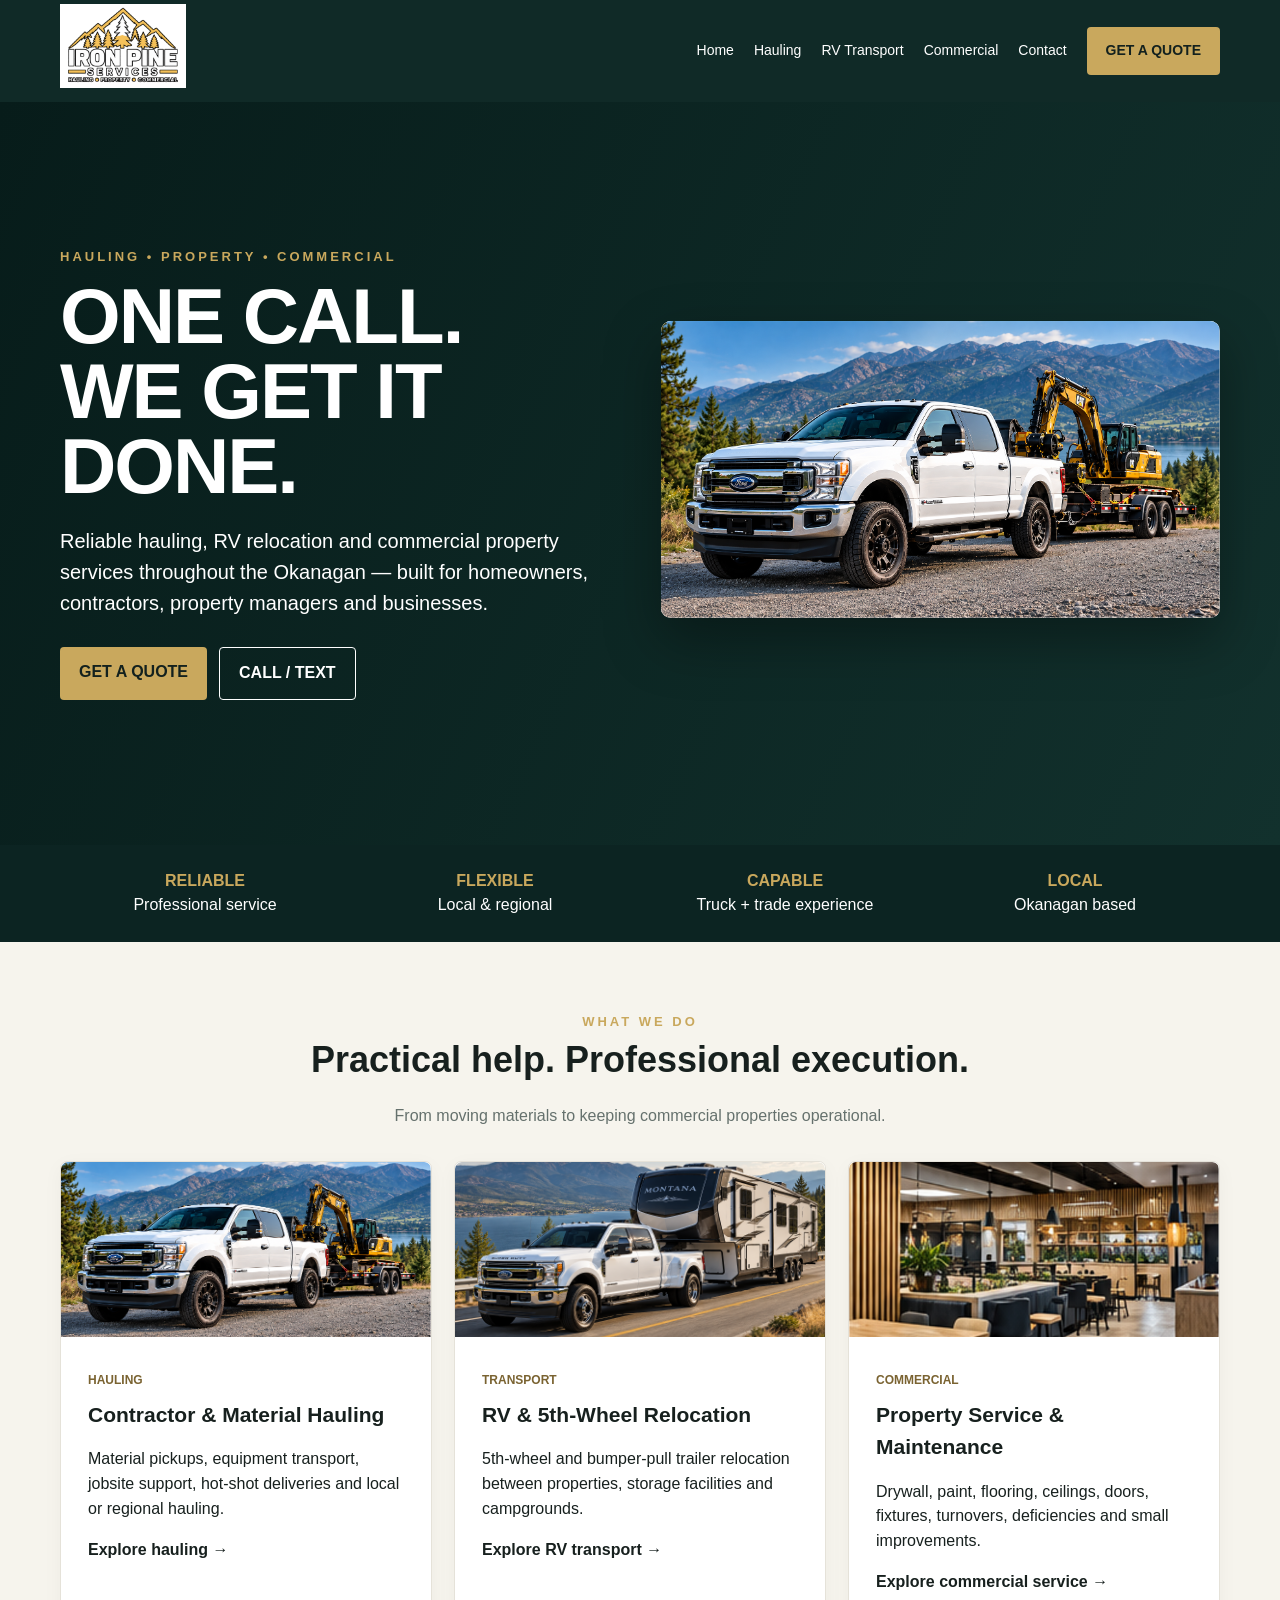
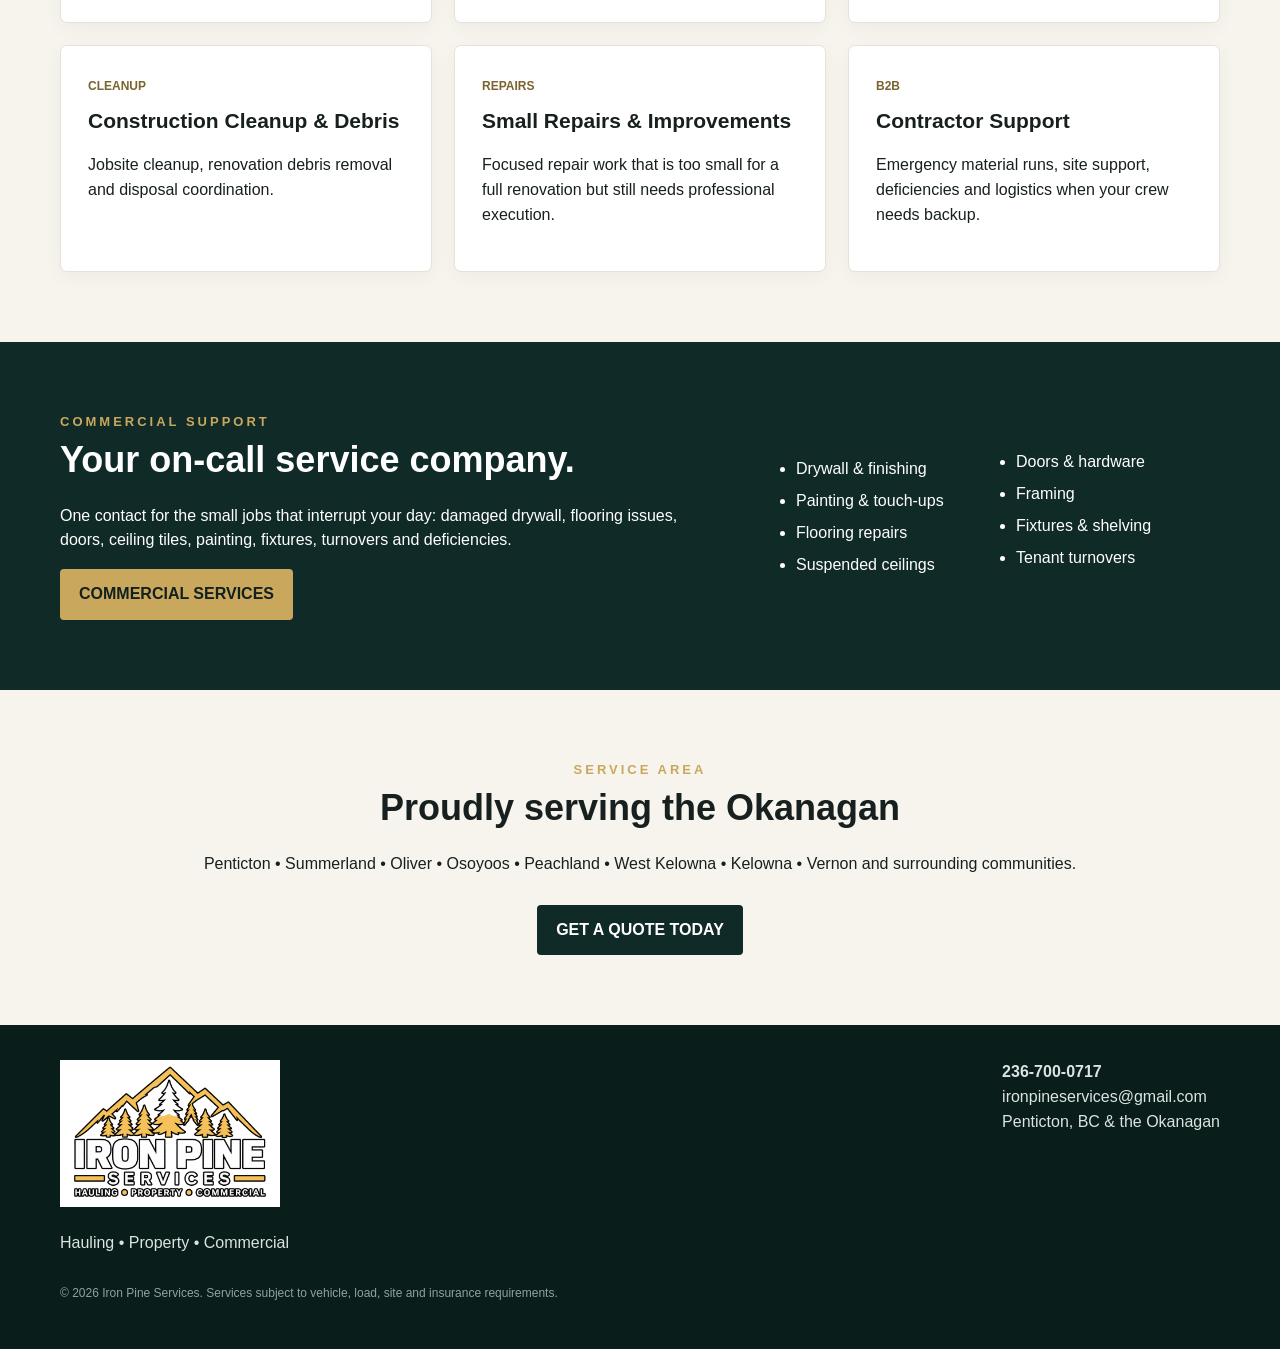
<file: index.html>
<!doctype html><html><head><meta charset="utf-8"><meta name="viewport" content="width=device-width"><title>Iron Pine Services | Okanagan Hauling & Property Services</title><meta name="description" content="Okanagan contractor hauling, RV relocation, commercial property maintenance, cleanup and small repairs."><link rel="stylesheet" href="styles.css"></head><body><header class="top"><div class="wrap nav"><a class="brand logo-link" href="index.html"><img src="assets/logo.svg" alt="Iron Pine Services"></a><nav class="links"><a href="index.html">Home</a><a href="hauling.html">Hauling</a><a href="rv-transport.html">RV Transport</a><a href="commercial.html">Commercial</a><a href="contact.html">Contact</a><a class="btn" href="contact.html">GET A QUOTE</a></nav></div></header><main><section class="hero branded-hero"><div class="wrap hero-layout"><div class="copy"><div class="eyebrow">Hauling • Property • Commercial</div><h1>ONE CALL.<br>WE GET IT DONE.</h1><p class="lead">Reliable hauling, RV relocation and commercial property services throughout the Okanagan — built for homeowners, contractors, property managers and businesses.</p><div class="actions"><a class="btn" href="contact.html">GET A QUOTE</a><a class="btn out" href="tel:+12367000717">CALL / TEXT</a></div></div><div class="hero-art"><img src="assets/hauling.svg" alt="Iron Pine contractor and material hauling"></div></div></section><div class="strip"><div class="wrap"><div><b>RELIABLE</b><br>Professional service</div><div><b>FLEXIBLE</b><br>Local & regional</div><div><b>CAPABLE</b><br>Truck + trade experience</div><div><b>LOCAL</b><br>Okanagan based</div></div></div><section><div class="wrap"><div class="center"><div class="eyebrow">What we do</div><h2>Practical help. Professional execution.</h2><p class="muted">From moving materials to keeping commercial properties operational.</p></div><div class="grid visual-grid"><div class="card"><img class="service-img" src="assets/hauling.svg" alt="Contractor hauling"><span class="tag">Hauling</span><h3>Contractor & Material Hauling</h3><p>Material pickups, equipment transport, jobsite support, hot-shot deliveries and local or regional hauling.</p><a href="hauling.html"><b>Explore hauling →</b></a></div><div class="card"><img class="service-img" src="assets/rv.svg" alt="RV and fifth-wheel relocation"><span class="tag">Transport</span><h3>RV & 5th-Wheel Relocation</h3><p>5th-wheel and bumper-pull trailer relocation between properties, storage facilities and campgrounds.</p><a href="rv-transport.html"><b>Explore RV transport →</b></a></div><div class="card"><img class="service-img" src="assets/commercial.svg" alt="Commercial property services"><span class="tag">Commercial</span><h3>Property Service & Maintenance</h3><p>Drywall, paint, flooring, ceilings, doors, fixtures, turnovers, deficiencies and small improvements.</p><a href="commercial.html"><b>Explore commercial service →</b></a></div><div class="card"><span class="tag">Cleanup</span><h3>Construction Cleanup & Debris</h3><p>Jobsite cleanup, renovation debris removal and disposal coordination.</p></div><div class="card"><span class="tag">Repairs</span><h3>Small Repairs & Improvements</h3><p>Focused repair work that is too small for a full renovation but still needs professional execution.</p></div><div class="card"><span class="tag">B2B</span><h3>Contractor Support</h3><p>Emergency material runs, site support, deficiencies and logistics when your crew needs backup.</p></div></div></div></section><section class="band"><div class="wrap two"><div><div class="eyebrow">Commercial support</div><h2>Your on-call service company.</h2><p>One contact for the small jobs that interrupt your day: damaged drywall, flooring issues, doors, ceiling tiles, painting, fixtures, turnovers and deficiencies.</p><a class="btn" href="commercial.html">COMMERCIAL SERVICES</a></div><ul class="service-list"><li>Drywall & finishing</li><li>Painting & touch-ups</li><li>Flooring repairs</li><li>Suspended ceilings</li><li>Doors & hardware</li><li>Framing</li><li>Fixtures & shelving</li><li>Tenant turnovers</li></ul></div></section><section><div class="wrap center"><div class="eyebrow">Service area</div><h2>Proudly serving the Okanagan</h2><p>Penticton • Summerland • Oliver • Osoyoos • Peachland • West Kelowna • Kelowna • Vernon and surrounding communities.</p><div class="actions" style="justify-content:center"><a class="btn dark" href="contact.html">GET A QUOTE TODAY</a></div></div></section></main><footer><div class="wrap footergrid"><div><img class="footer-logo" src="assets/logo.svg" alt="Iron Pine Services"><p>Hauling • Property • Commercial</p></div><div><b>236-700-0717</b><br>ironpineservices@gmail.com<br>Penticton, BC & the Okanagan</div></div><div class="wrap fine"><p>© 2026 Iron Pine Services. Services subject to vehicle, load, site and insurance requirements.</p></div></footer></body></html>
</file>
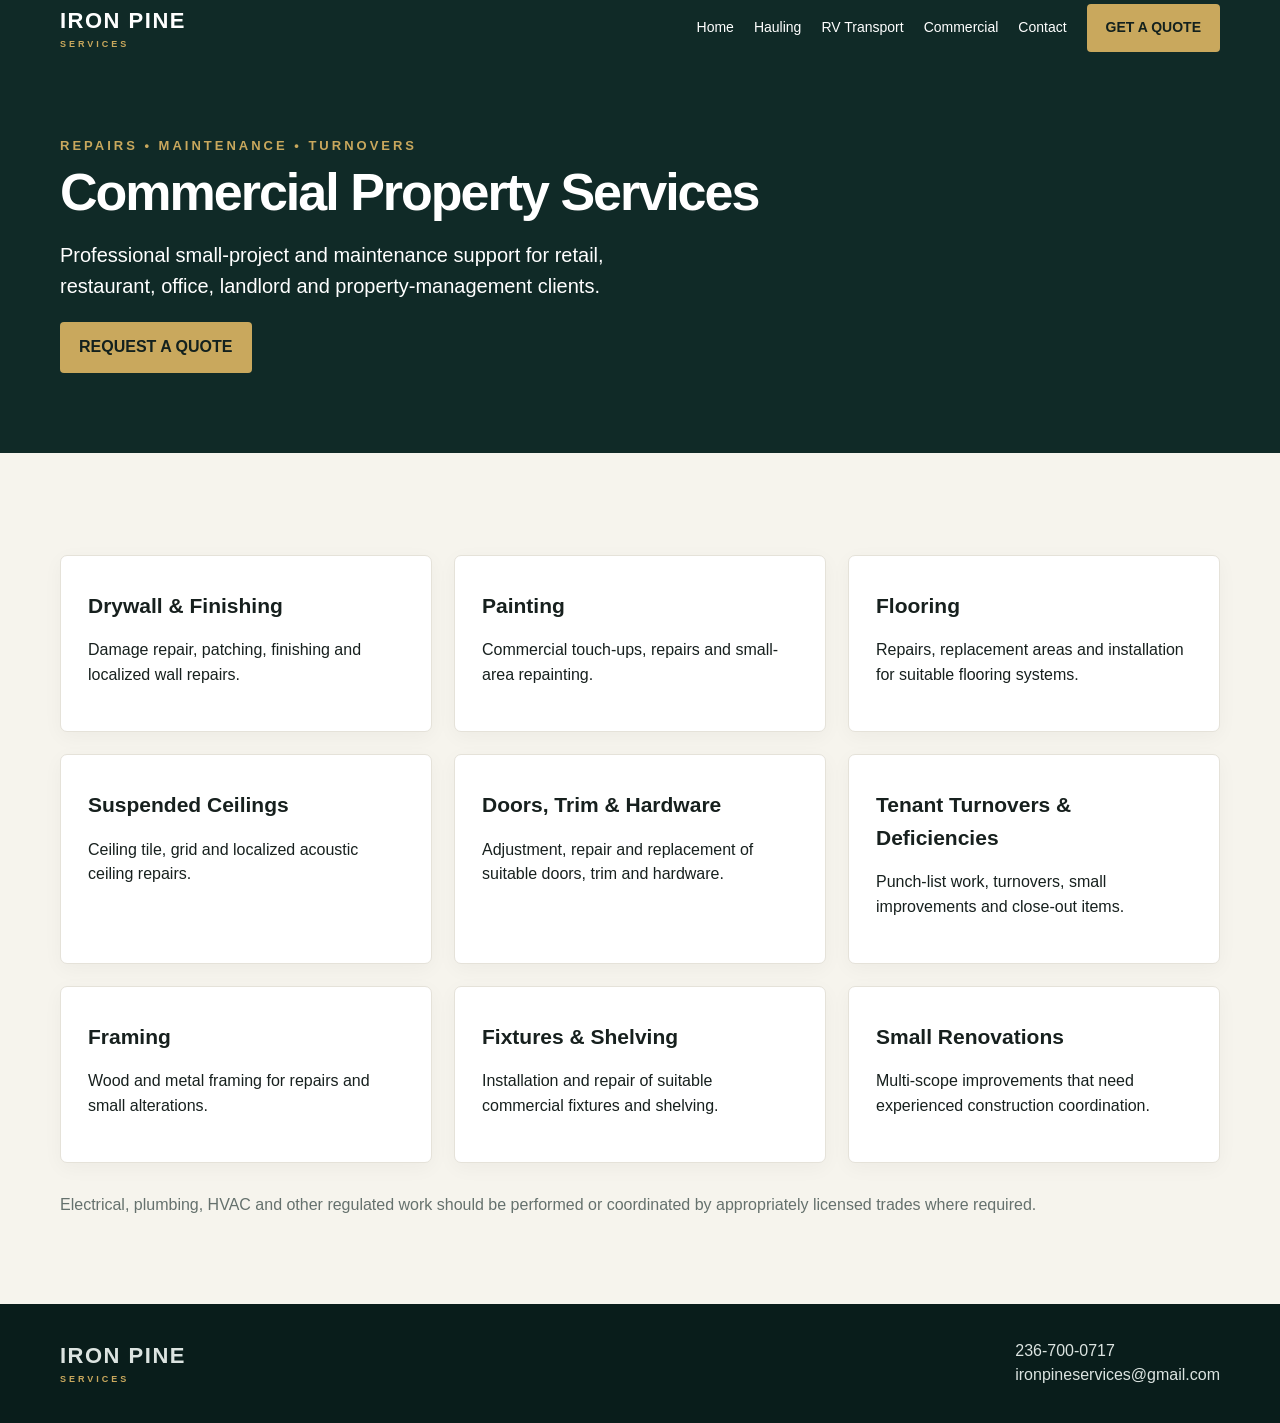
<file: commercial.html>
<!doctype html><html><head><meta charset="utf-8"><meta name="viewport" content="width=device-width"><title>Commercial Property Services | Iron Pine Services</title><link rel="stylesheet" href="styles.css"></head><body><header class="top"><div class="wrap nav"><a class="brand" href="index.html">IRON PINE <small>SERVICES</small></a><nav class="links"><a href="index.html">Home</a><a href="hauling.html">Hauling</a><a href="rv-transport.html">RV Transport</a><a href="commercial.html">Commercial</a><a href="contact.html">Contact</a><a class="btn" href="contact.html">GET A QUOTE</a></nav></div></header><section class="pagehero"><div class="wrap"><div class="eyebrow">Repairs • Maintenance • Turnovers</div><h1>Commercial Property Services</h1><p class="lead">Professional small-project and maintenance support for retail, restaurant, office, landlord and property-management clients.</p><a class="btn" href="contact.html">REQUEST A QUOTE</a></div></section><section><div class="wrap"><div class="grid"><div class="card"><h3>Drywall & Finishing</h3><p>Damage repair, patching, finishing and localized wall repairs.</p></div><div class="card"><h3>Painting</h3><p>Commercial touch-ups, repairs and small-area repainting.</p></div><div class="card"><h3>Flooring</h3><p>Repairs, replacement areas and installation for suitable flooring systems.</p></div><div class="card"><h3>Suspended Ceilings</h3><p>Ceiling tile, grid and localized acoustic ceiling repairs.</p></div><div class="card"><h3>Doors, Trim & Hardware</h3><p>Adjustment, repair and replacement of suitable doors, trim and hardware.</p></div><div class="card"><h3>Tenant Turnovers & Deficiencies</h3><p>Punch-list work, turnovers, small improvements and close-out items.</p></div><div class="card"><h3>Framing</h3><p>Wood and metal framing for repairs and small alterations.</p></div><div class="card"><h3>Fixtures & Shelving</h3><p>Installation and repair of suitable commercial fixtures and shelving.</p></div><div class="card"><h3>Small Renovations</h3><p>Multi-scope improvements that need experienced construction coordination.</p></div></div><p class="muted" style="margin-top:30px">Electrical, plumbing, HVAC and other regulated work should be performed or coordinated by appropriately licensed trades where required.</p></div></section><footer><div class="wrap footergrid"><div><div class="brand">IRON PINE <small>SERVICES</small></div></div><div>236-700-0717<br>ironpineservices@gmail.com</div></div></footer></body></html>
</file>
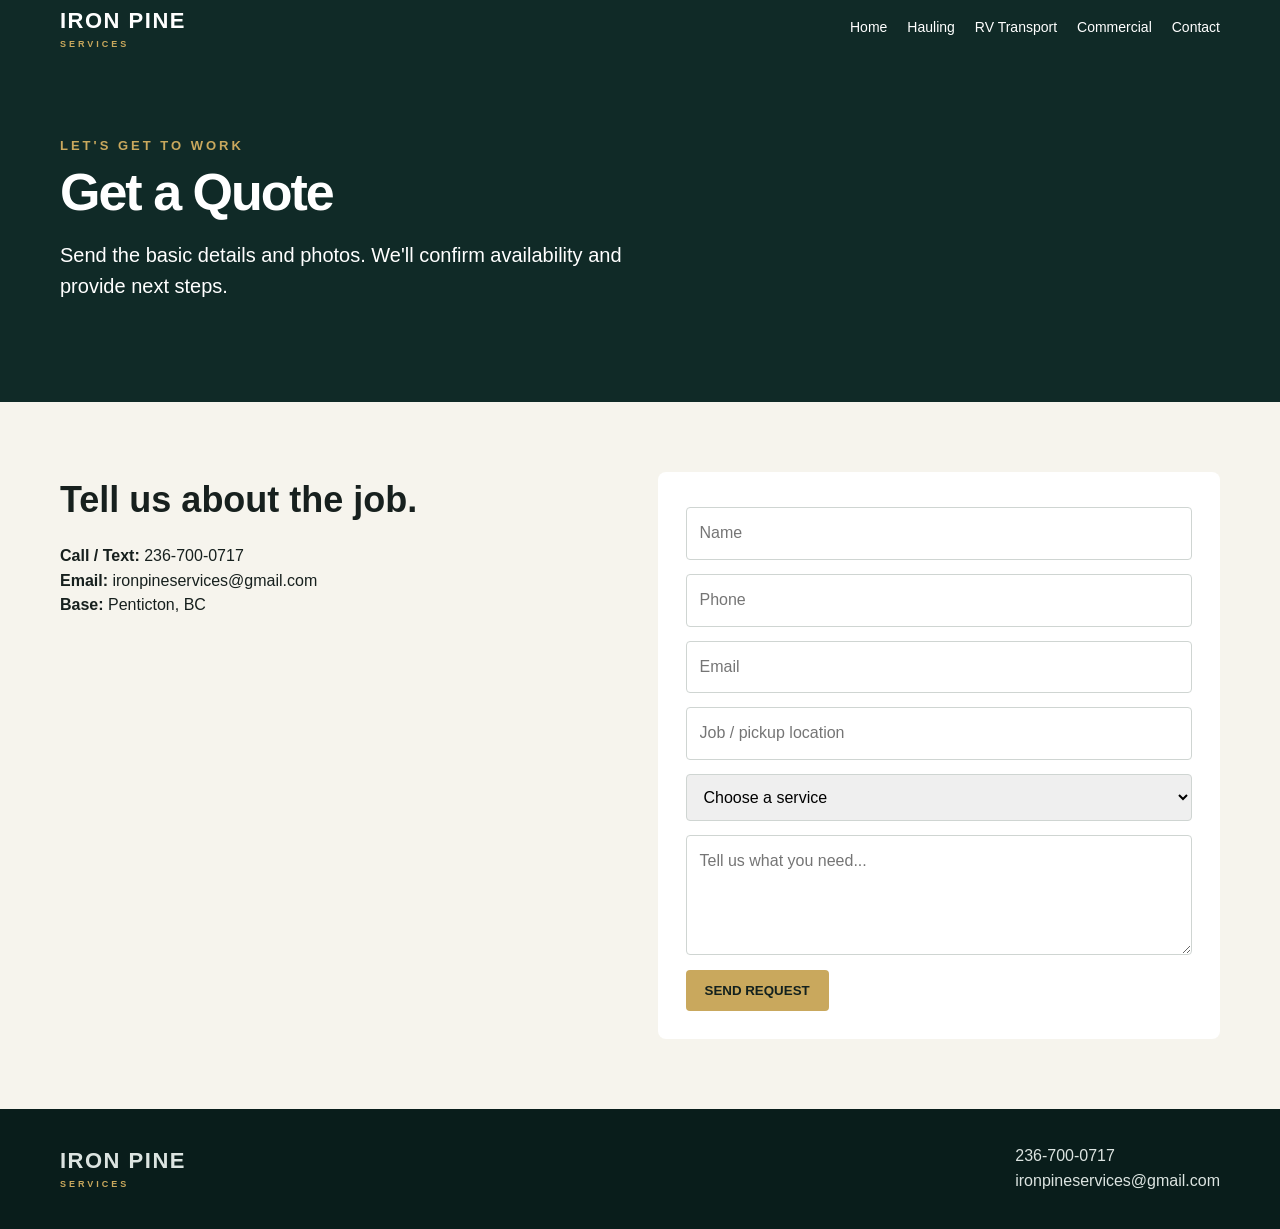
<file: contact.html>
<!doctype html><html><head><meta charset="utf-8"><meta name="viewport" content="width=device-width"><title>Get a Quote | Iron Pine Services</title><link rel="stylesheet" href="styles.css"></head><body><header class="top"><div class="wrap nav"><a class="brand" href="index.html">IRON PINE <small>SERVICES</small></a><nav class="links"><a href="index.html">Home</a><a href="hauling.html">Hauling</a><a href="rv-transport.html">RV Transport</a><a href="commercial.html">Commercial</a><a href="contact.html">Contact</a></nav></div></header><section class="pagehero"><div class="wrap"><div class="eyebrow">Let's get to work</div><h1>Get a Quote</h1><p class="lead">Send the basic details and photos. We'll confirm availability and provide next steps.</p></div></section><section><div class="wrap quote"><div><h2>Tell us about the job.</h2><p><b>Call / Text:</b> <a href="tel:+12367000717">236-700-0717</a><br><b>Email:</b> <a href="mailto:ironpineservices@gmail.com">ironpineservices@gmail.com</a><br><b>Base:</b> Penticton, BC</p></div><form class="form" action="mailto:ironpineservices@gmail.com" method="post" enctype="text/plain"><input name="name" placeholder="Name" required><input name="phone" placeholder="Phone"><input name="email" type="email" placeholder="Email"><input name="location" placeholder="Job / pickup location"><select name="service"><option>Choose a service</option><option>Hauling</option><option>RV / Trailer Relocation</option><option>Commercial Maintenance</option><option>Cleanup / Debris</option><option>Small Repair</option></select><textarea name="details" placeholder="Tell us what you need..."></textarea><button class="btn" type="submit" style="border:0">SEND REQUEST</button></form></div></section><footer><div class="wrap footergrid"><div><div class="brand">IRON PINE <small>SERVICES</small></div></div><div>236-700-0717<br>ironpineservices@gmail.com</div></div></footer></body></html>
</file>
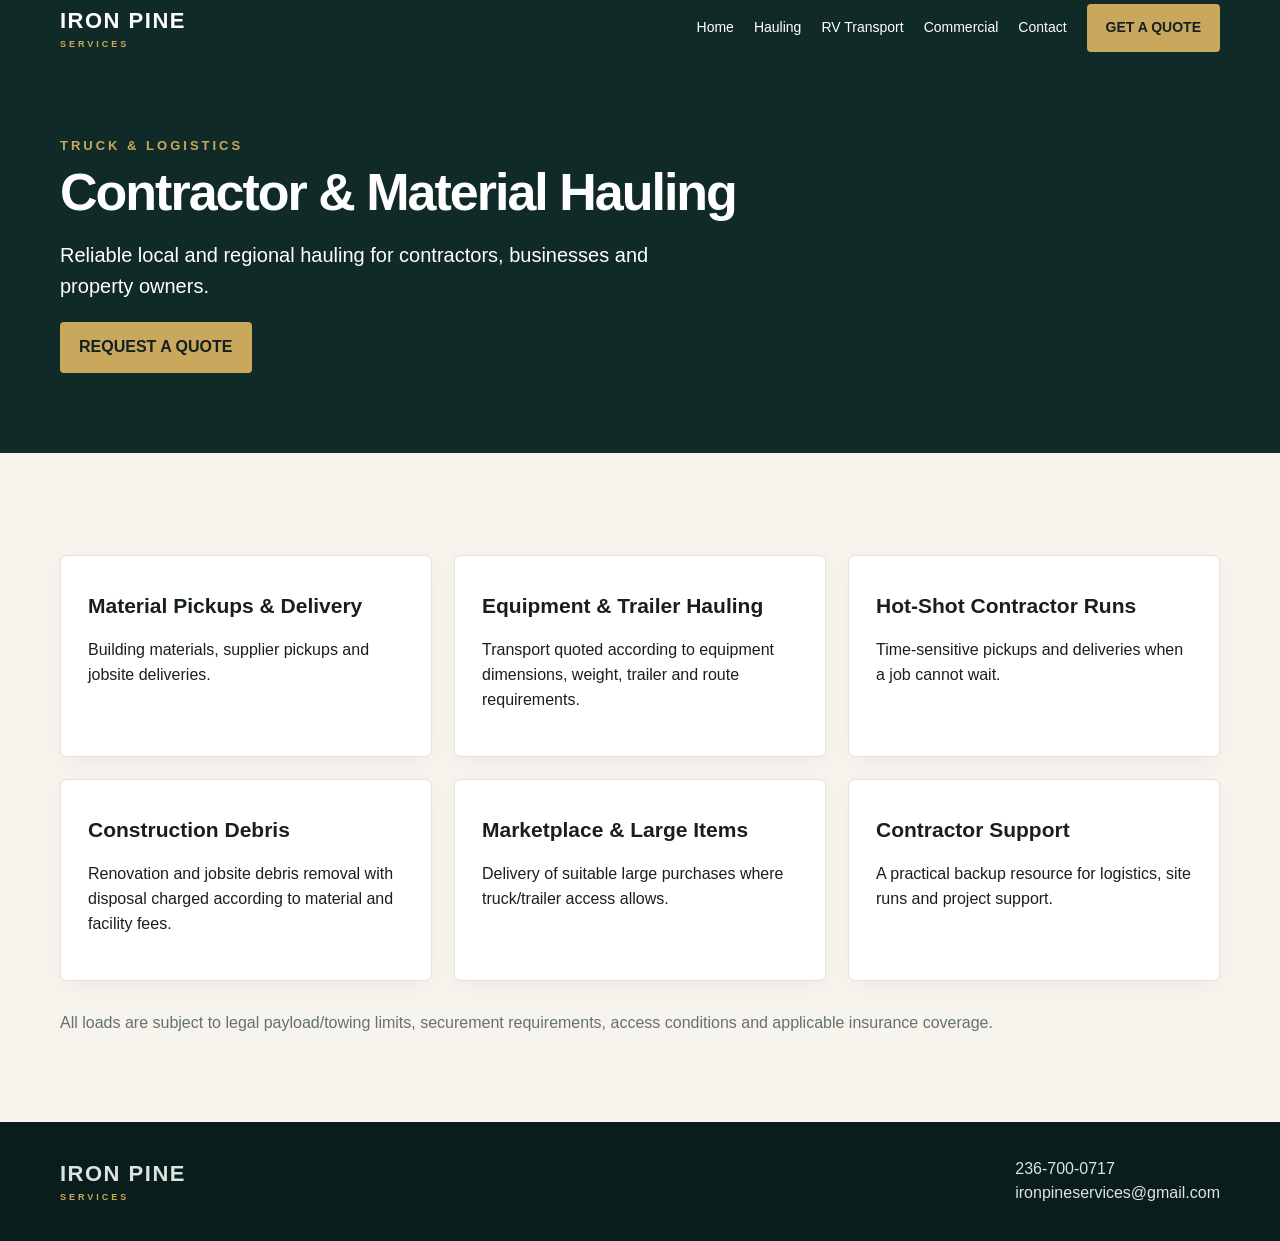
<file: hauling.html>
<!doctype html><html><head><meta charset="utf-8"><meta name="viewport" content="width=device-width"><title>Contractor & Material Hauling | Iron Pine Services</title><link rel="stylesheet" href="styles.css"></head><body><header class="top"><div class="wrap nav"><a class="brand" href="index.html">IRON PINE <small>SERVICES</small></a><nav class="links"><a href="index.html">Home</a><a href="hauling.html">Hauling</a><a href="rv-transport.html">RV Transport</a><a href="commercial.html">Commercial</a><a href="contact.html">Contact</a><a class="btn" href="contact.html">GET A QUOTE</a></nav></div></header><section class="pagehero"><div class="wrap"><div class="eyebrow">Truck & logistics</div><h1>Contractor & Material Hauling</h1><p class="lead">Reliable local and regional hauling for contractors, businesses and property owners.</p><a class="btn" href="contact.html">REQUEST A QUOTE</a></div></section><section><div class="wrap"><div class="grid"><div class="card"><h3>Material Pickups & Delivery</h3><p>Building materials, supplier pickups and jobsite deliveries.</p></div><div class="card"><h3>Equipment & Trailer Hauling</h3><p>Transport quoted according to equipment dimensions, weight, trailer and route requirements.</p></div><div class="card"><h3>Hot-Shot Contractor Runs</h3><p>Time-sensitive pickups and deliveries when a job cannot wait.</p></div><div class="card"><h3>Construction Debris</h3><p>Renovation and jobsite debris removal with disposal charged according to material and facility fees.</p></div><div class="card"><h3>Marketplace & Large Items</h3><p>Delivery of suitable large purchases where truck/trailer access allows.</p></div><div class="card"><h3>Contractor Support</h3><p>A practical backup resource for logistics, site runs and project support.</p></div></div><p class="muted" style="margin-top:30px">All loads are subject to legal payload/towing limits, securement requirements, access conditions and applicable insurance coverage.</p></div></section><footer><div class="wrap footergrid"><div><div class="brand">IRON PINE <small>SERVICES</small></div></div><div>236-700-0717<br>ironpineservices@gmail.com</div></div></footer></body></html>
</file>
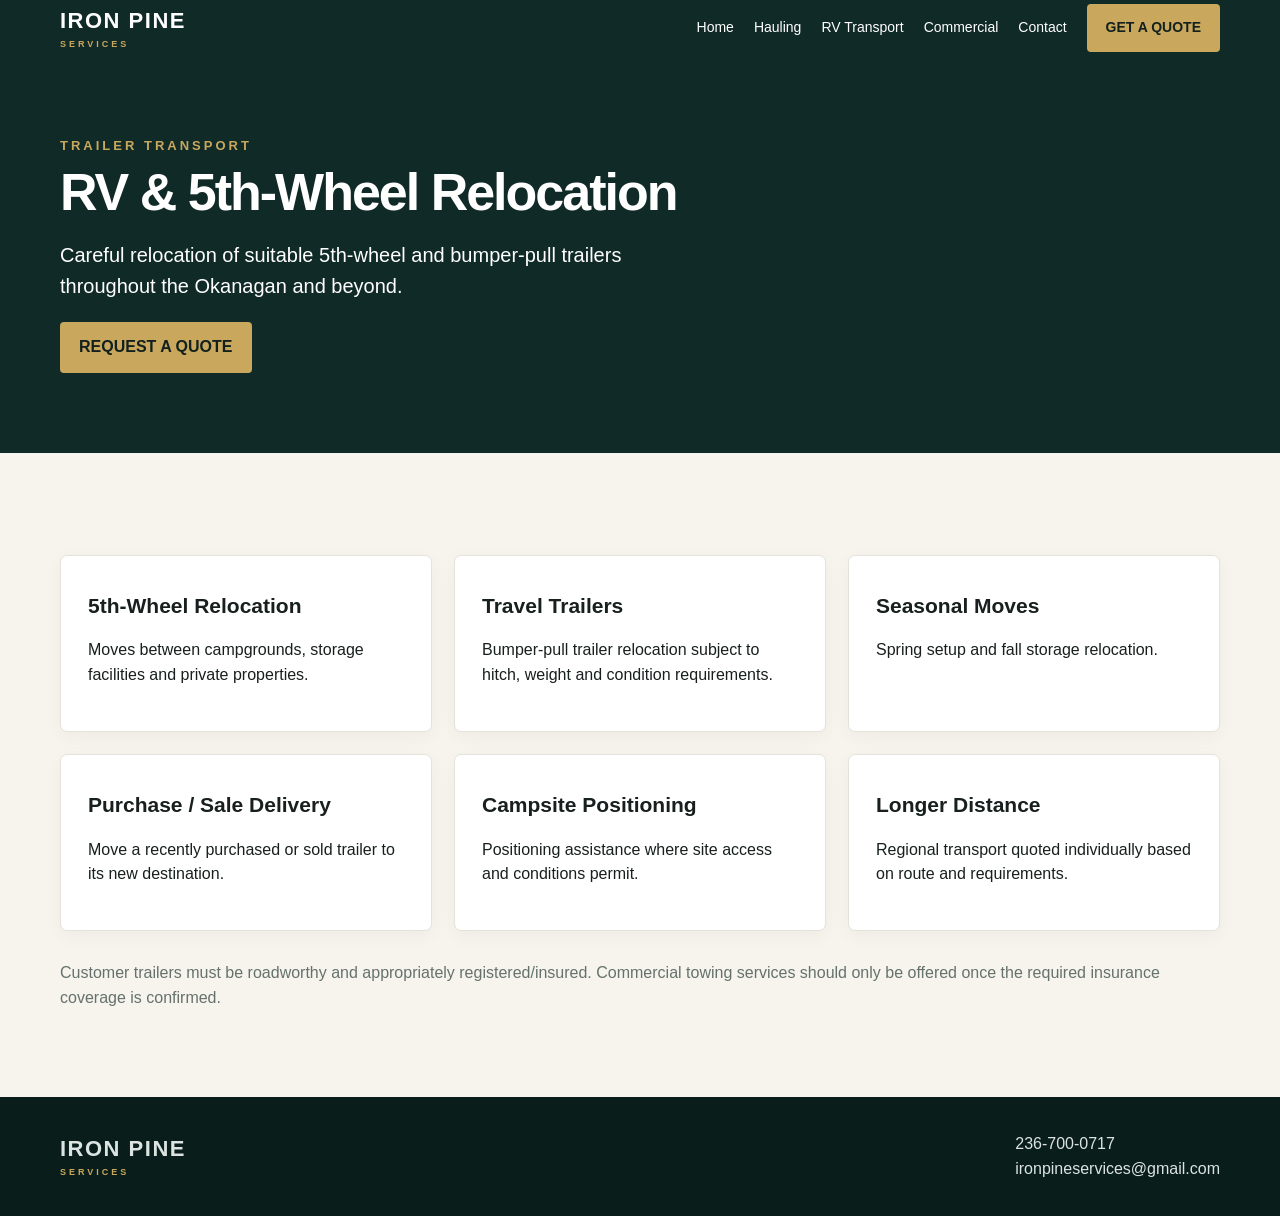
<file: rv-transport.html>
<!doctype html><html><head><meta charset="utf-8"><meta name="viewport" content="width=device-width"><title>RV & 5th-Wheel Relocation | Iron Pine Services</title><link rel="stylesheet" href="styles.css"></head><body><header class="top"><div class="wrap nav"><a class="brand" href="index.html">IRON PINE <small>SERVICES</small></a><nav class="links"><a href="index.html">Home</a><a href="hauling.html">Hauling</a><a href="rv-transport.html">RV Transport</a><a href="commercial.html">Commercial</a><a href="contact.html">Contact</a><a class="btn" href="contact.html">GET A QUOTE</a></nav></div></header><section class="pagehero"><div class="wrap"><div class="eyebrow">Trailer transport</div><h1>RV & 5th-Wheel Relocation</h1><p class="lead">Careful relocation of suitable 5th-wheel and bumper-pull trailers throughout the Okanagan and beyond.</p><a class="btn" href="contact.html">REQUEST A QUOTE</a></div></section><section><div class="wrap"><div class="grid"><div class="card"><h3>5th-Wheel Relocation</h3><p>Moves between campgrounds, storage facilities and private properties.</p></div><div class="card"><h3>Travel Trailers</h3><p>Bumper-pull trailer relocation subject to hitch, weight and condition requirements.</p></div><div class="card"><h3>Seasonal Moves</h3><p>Spring setup and fall storage relocation.</p></div><div class="card"><h3>Purchase / Sale Delivery</h3><p>Move a recently purchased or sold trailer to its new destination.</p></div><div class="card"><h3>Campsite Positioning</h3><p>Positioning assistance where site access and conditions permit.</p></div><div class="card"><h3>Longer Distance</h3><p>Regional transport quoted individually based on route and requirements.</p></div></div><p class="muted" style="margin-top:30px">Customer trailers must be roadworthy and appropriately registered/insured. Commercial towing services should only be offered once the required insurance coverage is confirmed.</p></div></section><footer><div class="wrap footergrid"><div><div class="brand">IRON PINE <small>SERVICES</small></div></div><div>236-700-0717<br>ironpineservices@gmail.com</div></div></footer></body></html>
</file>
<file: styles.css>
:root{--ink:#102a27;--ink2:#183733;--gold:#c9a85d;--paper:#f6f4ed;--text:#17201e;--muted:#65716d;--white:#fff}*{box-sizing:border-box}html{scroll-behavior:smooth}body{margin:0;font-family:Arial,Helvetica,sans-serif;color:var(--text);background:var(--paper);line-height:1.55}a{text-decoration:none;color:inherit}.wrap{width:min(1160px,92%);margin:auto}.top{background:var(--ink);color:#fff;position:sticky;top:0;z-index:5}.nav{display:flex;align-items:center;justify-content:space-between;padding:14px 0;gap:22px}.brand{font-weight:900;letter-spacing:1.5px;font-size:22px}.brand small{display:block;font-size:9px;letter-spacing:3px;color:var(--gold)}.links{display:flex;gap:20px;align-items:center;font-size:14px}.btn{display:inline-block;background:var(--gold);color:#13211e;font-weight:800;padding:13px 19px;border-radius:4px}.btn.dark{background:var(--ink);color:#fff}.btn.out{background:transparent;color:#fff;border:1px solid #fff}.hero{background:linear-gradient(115deg,#0a1f1df2,#102a27c9),radial-gradient(circle at 75% 35%,#365c53,#102a27 55%);min-height:560px;color:#fff;display:flex;align-items:center}.hero .copy{max-width:700px;padding:75px 0}.eyebrow{color:var(--gold);font-weight:800;letter-spacing:3px;text-transform:uppercase;font-size:13px}h1{font-size:clamp(46px,7vw,78px);line-height:.96;margin:12px 0 22px;letter-spacing:-2px}h2{font-size:36px;margin:0 0 12px}h3{margin:7px 0;font-size:21px}.lead{font-size:20px;max-width:620px}.actions{display:flex;gap:12px;flex-wrap:wrap;margin-top:28px}.strip{background:#0c2422;color:#fff}.strip .wrap{display:grid;grid-template-columns:repeat(4,1fr);text-align:center;padding:24px 0}.strip b{color:var(--gold)}section{padding:70px 0}.center{text-align:center}.muted{color:var(--muted)}.grid{display:grid;grid-template-columns:repeat(3,1fr);gap:22px;margin-top:32px}.card{background:#fff;border:1px solid #e5e2d9;border-radius:7px;padding:27px;box-shadow:0 5px 20px rgba(0,0,0,.04)}.card .tag{font-size:12px;color:#7a6331;font-weight:800;text-transform:uppercase}.band{background:var(--ink);color:#fff}.band .two{display:grid;grid-template-columns:1.2fr .8fr;gap:50px;align-items:center}.service-list{columns:2;padding-left:20px}.service-list li{margin:7px 0}.quote{display:grid;grid-template-columns:1fr 1fr;gap:35px}.form{background:#fff;padding:28px;border-radius:8px}.form input,.form textarea,.form select{width:100%;padding:13px;margin:7px 0;border:1px solid #cfd5d2;border-radius:4px;font:inherit}.form textarea{min-height:120px}footer{background:#091d1b;color:#dce4e1;padding:35px 0}.footergrid{display:flex;justify-content:space-between;gap:30px;flex-wrap:wrap}.fine{font-size:12px;color:#91a29c}.pagehero{background:var(--ink);color:#fff;padding:80px 0}.pagehero h1{font-size:52px}@media(max-width:800px){.links a:not(.btn){display:none}.strip .wrap{grid-template-columns:1fr 1fr;gap:18px}.grid{grid-template-columns:1fr}.band .two,.quote{grid-template-columns:1fr}.service-list{columns:1}.hero{min-height:520px}section{padding:50px 0}}.logo-link img{width:175px;height:84px;object-fit:contain;object-position:left center}.nav{padding:4px 0}.hero-layout{display:grid;grid-template-columns:1fr 1fr;gap:42px;align-items:center}.hero-art img{width:100%;border-radius:10px;box-shadow:0 22px 55px rgba(0,0,0,.35)}.branded-hero{background:linear-gradient(115deg,#071c1a,#12312d)}.service-img{width:calc(100% + 54px);height:175px;object-fit:cover;margin:-27px -27px 22px;border-radius:7px 7px 0 0}.visual-grid .card{overflow:hidden}.footer-logo{width:220px;height:auto}@media(max-width:800px){.hero-layout{grid-template-columns:1fr}.hero-art{padding-bottom:45px}.logo-link img{width:135px;height:65px}.hero .copy{padding-bottom:15px}}
</file>
